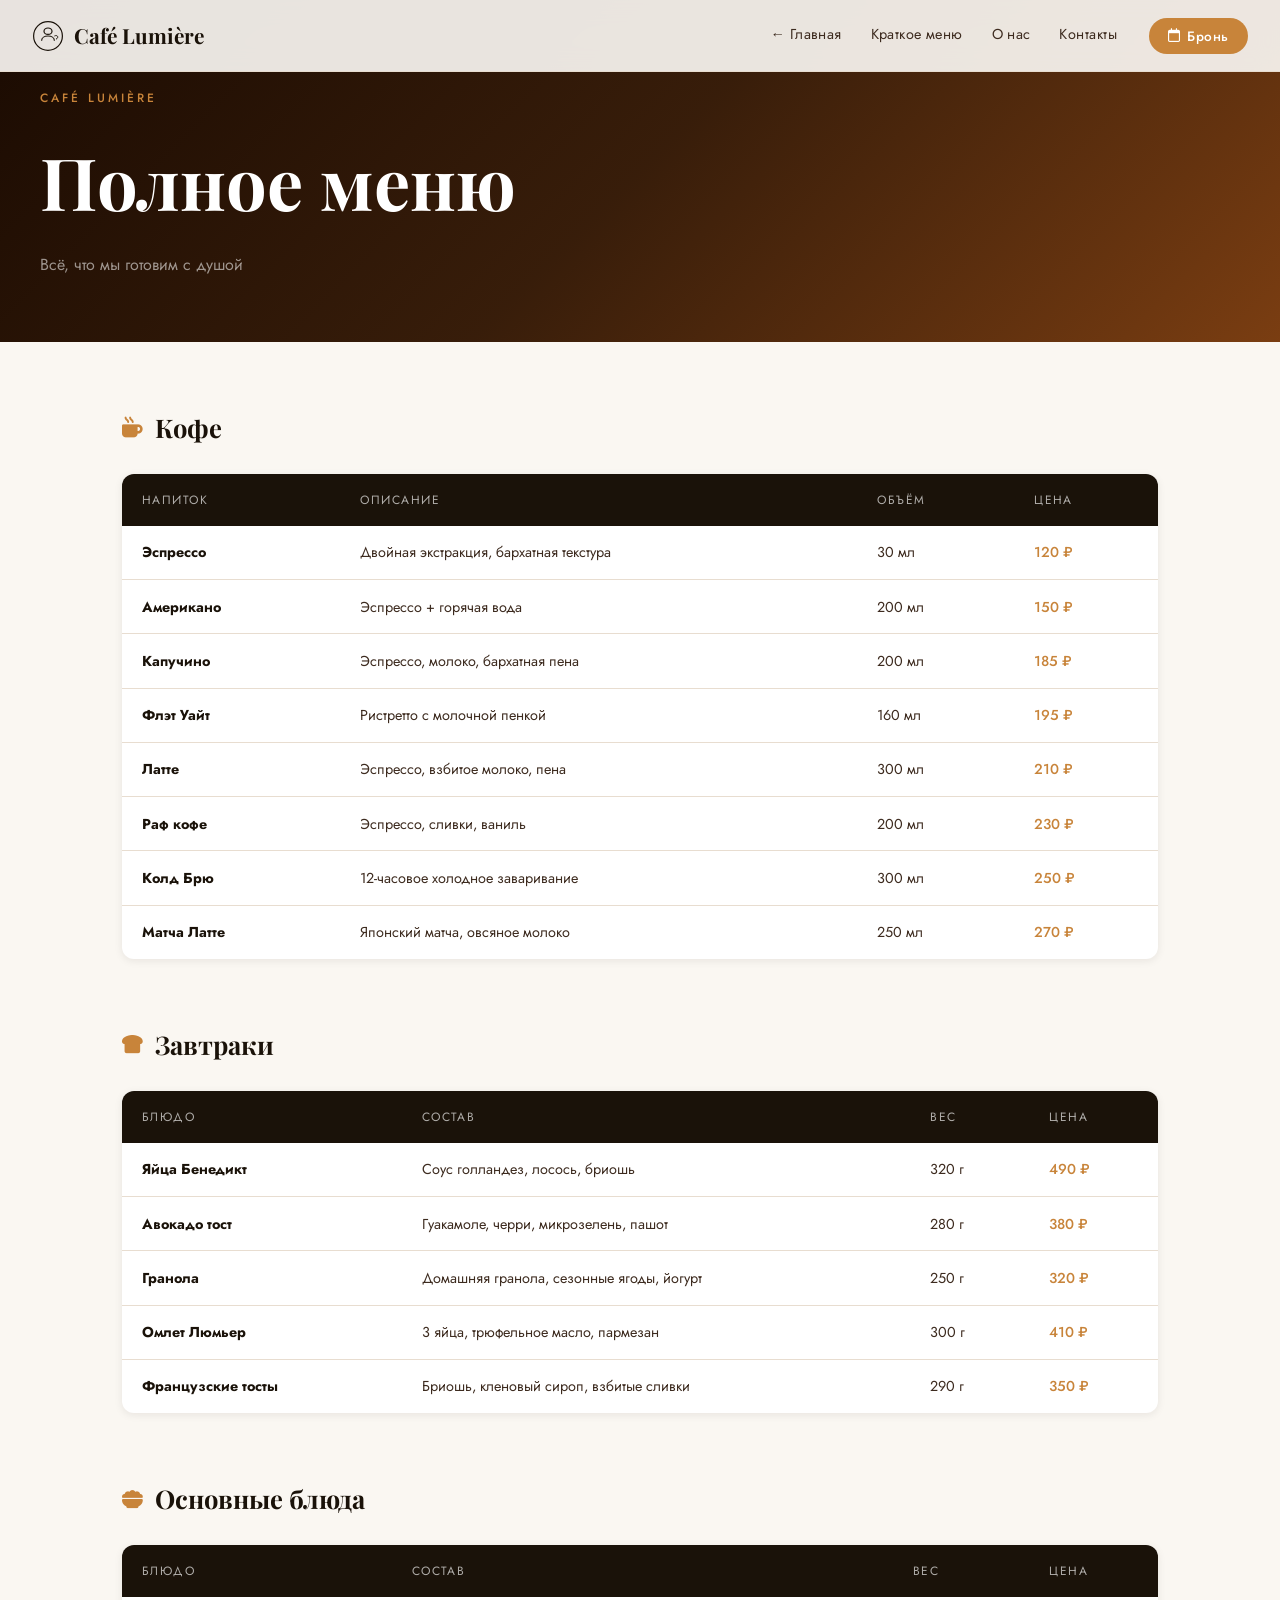
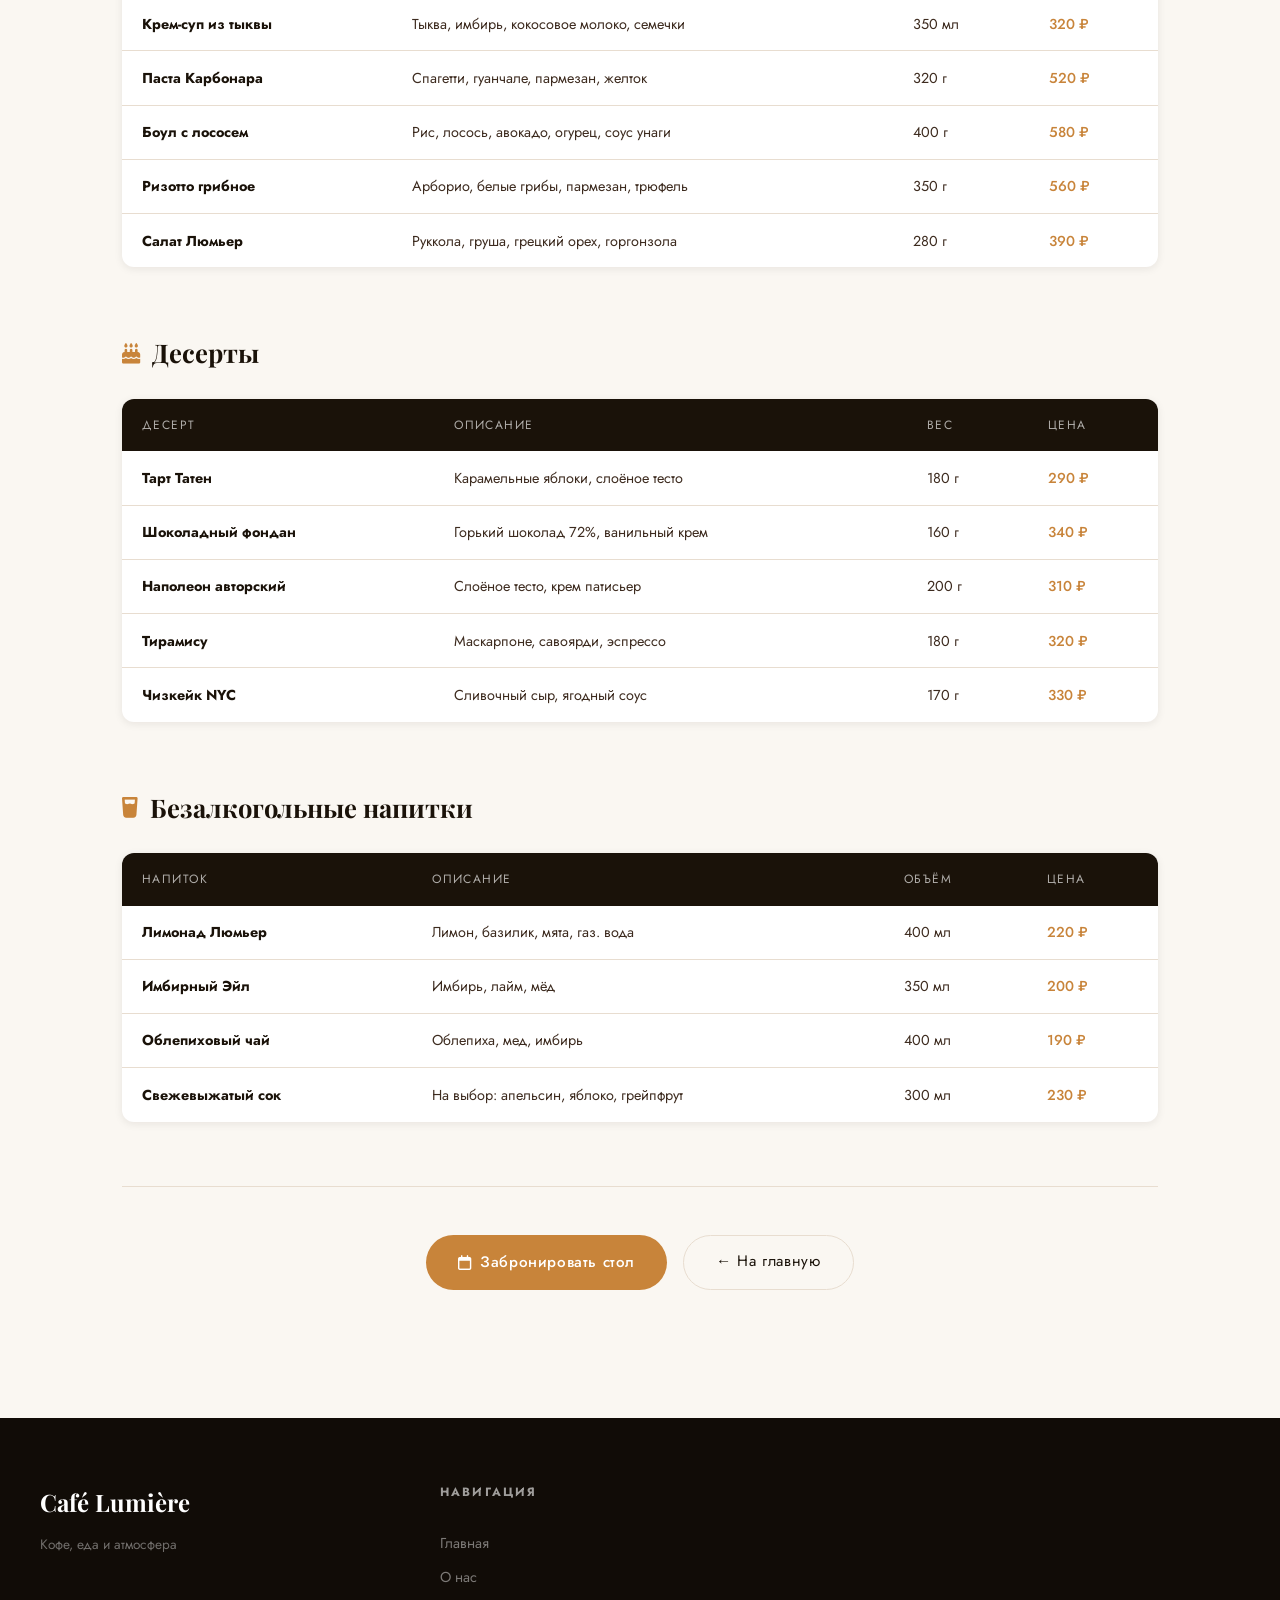
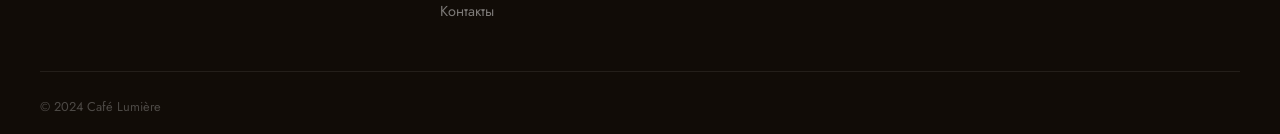
<file: menu.html>
<!DOCTYPE html>
<html lang="ru">
<head>
  <meta charset="UTF-8"/>
  <meta name="viewport" content="width=device-width, initial-scale=1.0"/>
  <title>Меню — Café Lumière</title>
  <link rel="stylesheet" href="css/style.css"/>
  <link rel="preconnect" href="https://fonts.googleapis.com"/>
  <link href="https://fonts.googleapis.com/css2?family=Playfair+Display:ital,wght@0,400;0,700;1,400&family=Jost:wght@300;400;500&display=swap" rel="stylesheet"/>
  <link rel="stylesheet" href="https://cdnjs.cloudflare.com/ajax/libs/font-awesome/6.5.0/css/all.min.css"/>
</head>
<body class="menu-page">

  <header class="header" id="header">
    <div class="nav-inner">
      <a href="index.html" class="logo">
        <svg class="logo-icon" viewBox="0 0 40 40" fill="none">
          <circle cx="20" cy="20" r="18" stroke="currentColor" stroke-width="1.5"/>
          <path d="M12 26 C12 18 28 18 28 26" stroke="currentColor" stroke-width="1.5" fill="none"/>
          <ellipse cx="20" cy="14" rx="5" ry="4" stroke="currentColor" stroke-width="1.5" fill="none"/>
          <path d="M28 20 C32 18 34 22 30 24" stroke="currentColor" stroke-width="1.2" fill="none"/>
        </svg>
        Café Lumière
      </a>
      <nav class="nav-links">
        <a href="index.html">← Главная</a>
        <a href="index.html#menu">Краткое меню</a>
        <a href="index.html#about">О нас</a>
        <a href="index.html#contact">Контакты</a>
      </nav>
      <button class="reserve-btn" onclick="openPopup()">
        <i class="fa-regular fa-calendar"></i> Бронь
      </button>
      <button class="burger" id="burger" onclick="toggleMenu()">
        <span></span><span></span><span></span>
      </button>
    </div>
  </header>

  <!-- MENU HERO -->
  <section class="menu-hero">
    <div class="menu-hero-content fade-in-up">
      <span class="section-label">Café Lumière</span>
      <h1>Полное меню</h1>
      <p>Всё, что мы готовим с душой</p>
    </div>
  </section>

  <!-- FULL MENU TABLE SECTION -->
  <section class="full-menu-section">
    <div class="full-menu-container">

      <div class="menu-category-block">
        <h2 class="cat-title"><i class="fa-solid fa-mug-hot"></i> Кофе</h2>
        <table class="menu-table">
          <thead>
            <tr>
              <th>Напиток</th>
              <th>Описание</th>
              <th>Объём</th>
              <th>Цена</th>
            </tr>
          </thead>
          <tbody>
            <tr>
              <td><strong>Эспрессо</strong></td>
              <td>Двойная экстракция, бархатная текстура</td>
              <td>30 мл</td>
              <td>120 ₽</td>
            </tr>
            <tr>
              <td><strong>Американо</strong></td>
              <td>Эспрессо + горячая вода</td>
              <td>200 мл</td>
              <td>150 ₽</td>
            </tr>
            <tr>
              <td><strong>Капучино</strong></td>
              <td>Эспрессо, молоко, бархатная пена</td>
              <td>200 мл</td>
              <td>185 ₽</td>
            </tr>
            <tr>
              <td><strong>Флэт Уайт</strong></td>
              <td>Ристретто с молочной пенкой</td>
              <td>160 мл</td>
              <td>195 ₽</td>
            </tr>
            <tr>
              <td><strong>Латте</strong></td>
              <td>Эспрессо, взбитое молоко, пена</td>
              <td>300 мл</td>
              <td>210 ₽</td>
            </tr>
            <tr>
              <td><strong>Раф кофе</strong></td>
              <td>Эспрессо, сливки, ваниль</td>
              <td>200 мл</td>
              <td>230 ₽</td>
            </tr>
            <tr>
              <td><strong>Колд Брю</strong></td>
              <td>12-часовое холодное заваривание</td>
              <td>300 мл</td>
              <td>250 ₽</td>
            </tr>
            <tr>
              <td><strong>Матча Латте</strong></td>
              <td>Японский матча, овсяное молоко</td>
              <td>250 мл</td>
              <td>270 ₽</td>
            </tr>
          </tbody>
        </table>
      </div>

      <div class="menu-category-block">
        <h2 class="cat-title"><i class="fa-solid fa-bread-slice"></i> Завтраки</h2>
        <table class="menu-table">
          <thead>
            <tr>
              <th>Блюдо</th>
              <th>Состав</th>
              <th>Вес</th>
              <th>Цена</th>
            </tr>
          </thead>
          <tbody>
            <tr>
              <td><strong>Яйца Бенедикт</strong></td>
              <td>Соус голландез, лосось, бриошь</td>
              <td>320 г</td>
              <td>490 ₽</td>
            </tr>
            <tr>
              <td><strong>Авокадо тост</strong></td>
              <td>Гуакамоле, черри, микрозелень, пашот</td>
              <td>280 г</td>
              <td>380 ₽</td>
            </tr>
            <tr>
              <td><strong>Гранола</strong></td>
              <td>Домашняя гранола, сезонные ягоды, йогурт</td>
              <td>250 г</td>
              <td>320 ₽</td>
            </tr>
            <tr>
              <td><strong>Омлет Люмьер</strong></td>
              <td>3 яйца, трюфельное масло, пармезан</td>
              <td>300 г</td>
              <td>410 ₽</td>
            </tr>
            <tr>
              <td><strong>Французские тосты</strong></td>
              <td>Бриошь, кленовый сироп, взбитые сливки</td>
              <td>290 г</td>
              <td>350 ₽</td>
            </tr>
          </tbody>
        </table>
      </div>

      <div class="menu-category-block">
        <h2 class="cat-title"><i class="fa-solid fa-bowl-food"></i> Основные блюда</h2>
        <table class="menu-table">
          <thead>
            <tr>
              <th>Блюдо</th>
              <th>Состав</th>
              <th>Вес</th>
              <th>Цена</th>
            </tr>
          </thead>
          <tbody>
            <tr>
              <td><strong>Крем-суп из тыквы</strong></td>
              <td>Тыква, имбирь, кокосовое молоко, семечки</td>
              <td>350 мл</td>
              <td>320 ₽</td>
            </tr>
            <tr>
              <td><strong>Паста Карбонара</strong></td>
              <td>Спагетти, гуанчале, пармезан, желток</td>
              <td>320 г</td>
              <td>520 ₽</td>
            </tr>
            <tr>
              <td><strong>Боул с лососем</strong></td>
              <td>Рис, лосось, авокадо, огурец, соус унаги</td>
              <td>400 г</td>
              <td>580 ₽</td>
            </tr>
            <tr>
              <td><strong>Ризотто грибное</strong></td>
              <td>Арборио, белые грибы, пармезан, трюфель</td>
              <td>350 г</td>
              <td>560 ₽</td>
            </tr>
            <tr>
              <td><strong>Салат Люмьер</strong></td>
              <td>Руккола, груша, грецкий орех, горгонзола</td>
              <td>280 г</td>
              <td>390 ₽</td>
            </tr>
          </tbody>
        </table>
      </div>

      <div class="menu-category-block">
        <h2 class="cat-title"><i class="fa-solid fa-cake-candles"></i> Десерты</h2>
        <table class="menu-table">
          <thead>
            <tr>
              <th>Десерт</th>
              <th>Описание</th>
              <th>Вес</th>
              <th>Цена</th>
            </tr>
          </thead>
          <tbody>
            <tr>
              <td><strong>Тарт Татен</strong></td>
              <td>Карамельные яблоки, слоёное тесто</td>
              <td>180 г</td>
              <td>290 ₽</td>
            </tr>
            <tr>
              <td><strong>Шоколадный фондан</strong></td>
              <td>Горький шоколад 72%, ванильный крем</td>
              <td>160 г</td>
              <td>340 ₽</td>
            </tr>
            <tr>
              <td><strong>Наполеон авторский</strong></td>
              <td>Слоёное тесто, крем патисьер</td>
              <td>200 г</td>
              <td>310 ₽</td>
            </tr>
            <tr>
              <td><strong>Тирамису</strong></td>
              <td>Маскарпоне, савоярди, эспрессо</td>
              <td>180 г</td>
              <td>320 ₽</td>
            </tr>
            <tr>
              <td><strong>Чизкейк NYC</strong></td>
              <td>Сливочный сыр, ягодный соус</td>
              <td>170 г</td>
              <td>330 ₽</td>
            </tr>
          </tbody>
        </table>
      </div>

      <div class="menu-category-block">
        <h2 class="cat-title"><i class="fa-solid fa-glass-water"></i> Безалкогольные напитки</h2>
        <table class="menu-table">
          <thead>
            <tr>
              <th>Напиток</th>
              <th>Описание</th>
              <th>Объём</th>
              <th>Цена</th>
            </tr>
          </thead>
          <tbody>
            <tr>
              <td><strong>Лимонад Люмьер</strong></td>
              <td>Лимон, базилик, мята, газ. вода</td>
              <td>400 мл</td>
              <td>220 ₽</td>
            </tr>
            <tr>
              <td><strong>Имбирный Эйл</strong></td>
              <td>Имбирь, лайм, мёд</td>
              <td>350 мл</td>
              <td>200 ₽</td>
            </tr>
            <tr>
              <td><strong>Облепиховый чай</strong></td>
              <td>Облепиха, мед, имбирь</td>
              <td>400 мл</td>
              <td>190 ₽</td>
            </tr>
            <tr>
              <td><strong>Свежевыжатый сок</strong></td>
              <td>На выбор: апельсин, яблоко, грейпфрут</td>
              <td>300 мл</td>
              <td>230 ₽</td>
            </tr>
          </tbody>
        </table>
      </div>

    </div>

    <div class="menu-page-cta">
      <button class="btn-primary" onclick="openPopup()">
        <i class="fa-regular fa-calendar"></i> Забронировать стол
      </button>
      <a href="index.html" class="btn-outline">← На главную</a>
    </div>
  </section>

  <footer class="footer">
    <div class="footer-inner">
      <div class="footer-brand">
        <div class="footer-logo">Café Lumière</div>
        <p>Кофе, еда и атмосфера</p>
      </div>
      <div class="footer-links">
        <h4>Навигация</h4>
        <a href="index.html">Главная</a>
        <a href="index.html#about">О нас</a>
        <a href="index.html#contact">Контакты</a>
      </div>
    </div>
    <div class="footer-bottom">
      <span>© 2024 Café Lumière</span>
    </div>
  </footer>

  <!-- POPUP -->
  <div class="popup-overlay" id="popupOverlay" onclick="closePopupOutside(event)">
    <div class="popup" id="popup">
      <button class="popup-close" onclick="closePopup()"><i class="fa-solid fa-xmark"></i></button>
      <div class="popup-header">
        <h3>Забронировать стол</h3>
        <p>Заполните форму — мы перезвоним</p>
      </div>
      <form class="booking-form" onsubmit="handleBooking(event)">
        <div class="form-group">
          <label>Имя</label>
          <input type="text" placeholder="Ваше имя" required/>
        </div>
        <div class="form-group">
          <label>Телефон</label>
          <input type="tel" placeholder="+7 (___) ___-__-__" required/>
        </div>
        <div class="form-row">
          <div class="form-group">
            <label>Дата</label>
            <input type="date" required/>
          </div>
          <div class="form-group">
            <label>Время</label>
            <input type="time" required/>
          </div>
        </div>
        <div class="form-group">
          <label>Количество гостей</label>
          <input type="number" min="1" max="20" placeholder="2" required/>
        </div>
        <div class="form-group">
          <label>Пожелания</label>
          <textarea placeholder="Особые пожелания, аллергии, повод..."></textarea>
        </div>
        <button type="submit" class="btn-primary full-width">Подтвердить бронь</button>
      </form>
    </div>
  </div>
  <div class="toast" id="toast">
    <i class="fa-solid fa-circle-check"></i>
    <span>Ваша заявка принята! Мы свяжемся с вами.</span>
  </div>

  <script src="script.js"></script>
</body>
</html>
</file>
<file: css/style.css>
@charset "UTF-8";
:root {
  /* Colors */
  --clr-bg: #faf7f2;
  --clr-surface: #ffffff;
  --clr-dark: #1a1209;
  --clr-mid: #3d2b1f;
  --clr-accent: #c8843a;
  --clr-accent2: #e8c17a;
  --clr-muted: #8a7060;
  --clr-line: #e8ddd0;
  --clr-light-bg: #f2ece4;
  /* Typography */
  --font-display: 'Playfair Display', Georgia, serif;
  --font-body: 'Jost', sans-serif;
  /* Spacing */
  --space-xs: 0.5rem;
  --space-sm: 1rem;
  --space-md: 2rem;
  --space-lg: 4rem;
  --space-xl: 8rem;
  /* Borders */
  --radius-sm: 4px;
  --radius-md: 12px;
  --radius-lg: 24px;
  --radius-pill: 999px;
  /* Shadows */
  --shadow-sm: 0 2px 8px rgba(26,18,9,0.08);
  --shadow-md: 0 8px 32px rgba(26,18,9,0.12);
  --shadow-lg: 0 24px 64px rgba(26,18,9,0.18);
  /* Transitions */
  --ease: cubic-bezier(0.25, 0.46, 0.45, 0.94);
  --dur: 0.35s;
  /* Nav height */
  --nav-h: 72px;
}

/* ─── RESET & BASE ─── */
*, *::before, *::after {
  box-sizing: border-box;
  margin: 0;
  padding: 0;
}

html {
  scroll-behavior: smooth;
  font-size: 16px;
}

body {
  font-family: var(--font-body);
  background: var(--clr-bg);
  color: var(--clr-dark);
  line-height: 1.7;
  overflow-x: hidden;
}

img {
  max-width: 100%;
  display: block;
}

a {
  text-decoration: none;
  color: inherit;
}

button {
  cursor: pointer;
  border: none;
  background: none;
  font-family: inherit;
}

/* ─── 6. @keyframes ANIMATIONS ─── */
@keyframes fadeInUp {
  from {
    opacity: 0;
    transform: translateY(40px);
  }
  to {
    opacity: 1;
    transform: translateY(0);
  }
}
@keyframes fadeIn {
  from {
    opacity: 0;
  }
  to {
    opacity: 1;
  }
}
@keyframes slideDown {
  from {
    transform: translateY(-100%);
    opacity: 0;
  }
  to {
    transform: translateY(0);
    opacity: 1;
  }
}
@keyframes scrollLine {
  0% {
    transform: scaleY(0);
    transform-origin: top;
  }
  50% {
    transform: scaleY(1);
    transform-origin: top;
  }
  51% {
    transform: scaleY(1);
    transform-origin: bottom;
  }
  100% {
    transform: scaleY(0);
    transform-origin: bottom;
  }
}
@keyframes pulse-dot {
  0%, 100% {
    opacity: 0.4;
    transform: scale(1);
  }
  50% {
    opacity: 1;
    transform: scale(1.3);
  }
}
@keyframes toast-in {
  from {
    transform: translateX(120%);
    opacity: 0;
  }
  to {
    transform: translateX(0);
    opacity: 1;
  }
}
@keyframes toast-out {
  from {
    transform: translateX(0);
    opacity: 1;
  }
  to {
    transform: translateX(120%);
    opacity: 0;
  }
}
@keyframes shimmer {
  0% {
    background-position: -200% 0;
  }
  100% {
    background-position: 200% 0;
  }
}
/* animation helper classes */
.fade-in-up {
  opacity: 0;
  animation: fadeInUp 0.9s var(--ease) forwards;
}

.delay-1 {
  animation-delay: 0.1s;
}

.delay-2 {
  animation-delay: 0.3s;
}

.delay-3 {
  animation-delay: 0.5s;
}

.delay-4 {
  animation-delay: 0.7s;
}

/* ─── HEADER / NAV ─── (7. position: fixed) */
.header {
  position: fixed; /* 7. fixed */
  top: 0;
  left: 0;
  right: 0;
  z-index: 100;
  height: var(--nav-h);
  background: rgba(250, 247, 242, 0.92);
  backdrop-filter: blur(12px); /* 14. backdrop-filter */
  -webkit-backdrop-filter: blur(12px);
  border-bottom: 1px solid var(--clr-line);
  transition: box-shadow var(--dur) var(--ease);
}

.header.scrolled {
  box-shadow: var(--shadow-md);
}

.nav-inner {
  max-width: 1400px;
  margin: 0 auto;
  padding: 0 var(--space-md);
  height: 100%;
  display: flex; /* 3. flex */
  align-items: center;
  gap: var(--space-md);
}

.logo {
  display: flex;
  align-items: center;
  gap: 0.6rem;
  font-family: var(--font-display);
  font-size: 1.3rem;
  font-weight: 700;
  color: var(--clr-dark);
  flex-shrink: 0;
  /* 6. hover */
  transition: color var(--dur);
}

.logo:hover {
  color: var(--clr-accent);
}

.logo-icon {
  width: 32px;
  height: 32px;
  transition: transform var(--dur) var(--ease);
}

.logo:hover .logo-icon {
  transform: rotate(15deg);
}

.nav-links {
  display: flex;
  align-items: center;
  gap: 1.8rem;
  margin-left: auto;
}

.nav-links a {
  font-size: 0.9rem;
  font-weight: 400;
  color: var(--clr-mid);
  letter-spacing: 0.03em;
  position: relative; /* 7. relative */
  padding-bottom: 2px;
  transition: color var(--dur);
}

.nav-links a::after {
  content: "";
  position: absolute; /* 7. absolute */
  bottom: 0;
  left: 0;
  width: 0;
  height: 1px;
  background: var(--clr-accent);
  transition: width var(--dur) var(--ease);
}

.nav-links a:hover {
  color: var(--clr-accent);
}

.nav-links a:hover::after {
  width: 100%;
}

/* 8. button */
.reserve-btn {
  display: flex;
  align-items: center;
  gap: 0.4rem;
  padding: 0.5rem 1.2rem;
  border-radius: var(--radius-pill);
  background: var(--clr-accent);
  color: #fff;
  font-size: 0.85rem;
  font-weight: 500;
  letter-spacing: 0.04em;
  flex-shrink: 0;
  transition: background var(--dur), transform var(--dur) var(--ease);
}

.reserve-btn:hover {
  background: var(--clr-mid);
  transform: translateY(-2px);
}

.burger {
  display: none;
  flex-direction: column;
  gap: 5px;
  padding: 4px;
  margin-left: auto;
}

.burger span {
  display: block;
  width: 24px;
  height: 2px;
  background: var(--clr-dark);
  border-radius: 2px;
  transition: all 0.3s;
}

.mobile-menu {
  display: none;
  flex-direction: column;
  position: fixed; /* 7. fixed */
  top: var(--nav-h);
  left: 0;
  right: 0;
  background: var(--clr-surface);
  padding: var(--space-md);
  gap: var(--space-sm);
  box-shadow: var(--shadow-md);
  z-index: 99;
  animation: slideDown 0.3s var(--ease);
}

.mobile-menu.open {
  display: flex;
}

.mobile-menu a, .mobile-menu button {
  font-size: 1rem;
  color: var(--clr-dark);
  padding: 0.5rem 0;
  border-bottom: 1px solid var(--clr-line);
  font-family: var(--font-body);
}

/* ─── BUTTONS ─── (8. button) */
.btn-primary {
  display: inline-flex;
  align-items: center;
  gap: 0.5rem;
  padding: 0.85rem 2rem;
  border-radius: var(--radius-pill);
  background: var(--clr-accent);
  color: #fff;
  font-size: 0.95rem;
  font-weight: 500;
  letter-spacing: 0.04em;
  transition: background var(--dur), transform var(--dur) var(--ease), box-shadow var(--dur);
  border: none;
  cursor: pointer;
  font-family: var(--font-body);
}

.btn-primary:hover {
  background: var(--clr-mid);
  transform: translateY(-3px);
  box-shadow: 0 8px 24px rgba(200, 132, 58, 0.35);
}

.btn-outline {
  display: inline-flex;
  align-items: center;
  gap: 0.5rem;
  padding: 0.85rem 2rem;
  border-radius: var(--radius-pill);
  background: transparent;
  color: #fff;
  font-size: 0.95rem;
  font-weight: 400;
  letter-spacing: 0.04em;
  border: 1.5px solid rgba(255, 255, 255, 0.5);
  transition: border-color var(--dur), background var(--dur), transform var(--dur);
  cursor: pointer;
  font-family: var(--font-body);
}

.btn-outline:hover {
  border-color: #fff;
  background: rgba(255, 255, 255, 0.12);
  transform: translateY(-3px);
}

.full-width {
  width: 100%;
  justify-content: center;
}

/* ─── HERO ─── */
.hero {
  position: relative; /* 7. relative */
  min-height: 100vh;
  display: flex; /* 3. flex */
  align-items: center;
  justify-content: center;
  overflow: hidden;
  padding-top: var(--nav-h);
}

.hero-bg {
  position: absolute; /* 7. absolute */
  inset: 0;
  background: url("https://images.unsplash.com/photo-1445116572660-236099ec97a0?w=1600&q=80") center/cover no-repeat;
  transform: scale(1.05);
  animation: fadeIn 1.5s ease forwards;
}

.hero-overlay {
  position: absolute; /* 7. absolute */
  inset: 0;
  background: linear-gradient(135deg, rgba(26, 18, 9, 0.78) 0%, rgba(26, 18, 9, 0.45) 60%, rgba(200, 132, 58, 0.2) 100%);
}

.hero-content {
  position: relative; /* 7. relative */
  z-index: 2;
  text-align: center;
  color: #fff;
  max-width: 700px;
  padding: var(--space-md);
}

.hero-tagline {
  font-size: 0.85rem;
  letter-spacing: 0.25em;
  text-transform: uppercase;
  color: var(--clr-accent2);
  margin-bottom: var(--space-sm);
}

.hero-title {
  font-family: var(--font-display);
  font-size: clamp(3.5rem, 9vw, 7rem);
  font-weight: 700;
  line-height: 0.95;
  margin-bottom: var(--space-sm);
  color: #fff;
}

.hero-title em {
  font-style: italic;
  color: var(--clr-accent2);
}

.hero-desc {
  font-size: 1rem;
  font-weight: 300;
  letter-spacing: 0.08em;
  color: rgba(255, 255, 255, 0.75);
  margin-bottom: var(--space-md);
}

.hero-actions {
  display: flex; /* 3. flex */
  gap: var(--space-sm);
  justify-content: center;
  flex-wrap: wrap;
}

.hero-scroll {
  position: absolute; /* 7. absolute */
  bottom: 2.5rem;
  left: 50%;
  transform: translateX(-50%);
  display: flex;
  flex-direction: column;
  align-items: center;
  gap: 0.5rem;
  color: rgba(255, 255, 255, 0.5);
  font-size: 0.7rem;
  letter-spacing: 0.15em;
  text-transform: uppercase;
  z-index: 2;
}

.scroll-line {
  width: 1px;
  height: 48px;
  background: rgba(255, 255, 255, 0.4);
  animation: scrollLine 2s ease infinite;
}

/* ─── HIGHLIGHTS BAR ─── */
.highlights {
  display: grid; /* 4. grid */
  grid-template-columns: repeat(4, 1fr);
  background: var(--clr-dark);
}

.highlight-item {
  display: flex; /* 3. flex */
  align-items: center;
  gap: 1rem;
  padding: 1.5rem 2rem;
  border-right: 1px solid rgba(255, 255, 255, 0.08);
  transition: background var(--dur);
}

.highlight-item:last-child {
  border-right: none;
}

.highlight-item:hover {
  background: rgba(255, 255, 255, 0.04);
}

.highlight-item i {
  font-size: 1.6rem;
  color: var(--clr-accent);
  flex-shrink: 0;
}

.highlight-item strong {
  display: block;
  color: #fff;
  font-size: 0.95rem;
  font-weight: 500;
}

.highlight-item span {
  color: rgba(255, 255, 255, 0.45);
  font-size: 0.78rem;
}

/* ─── SECTION HEADER ─── */
.section-header {
  text-align: center;
  margin-bottom: 3rem;
}

.section-header.light {
  color: #fff;
}

.section-header.light .section-label {
  color: var(--clr-accent2);
}

.section-header.light p {
  color: rgba(255, 255, 255, 0.65);
}

.section-label {
  display: inline-block;
  font-size: 0.75rem;
  letter-spacing: 0.25em;
  text-transform: uppercase;
  color: var(--clr-accent);
  margin-bottom: 0.75rem;
  font-weight: 500;
}

.section-header h2 {
  font-family: var(--font-display);
  font-size: clamp(2rem, 4vw, 3rem);
  font-weight: 700;
  line-height: 1.15;
  color: var(--clr-dark);
  margin-bottom: 0.75rem;
}

.section-header.light h2 {
  color: #fff;
}

.section-header p {
  color: var(--clr-muted);
  font-size: 1rem;
  font-weight: 300;
}

/* ─── MENU SECTION ─── */
.menu-section {
  padding: var(--space-xl) var(--space-md);
  max-width: 1300px;
  margin: 0 auto;
}

.menu-tabs {
  display: flex; /* 3. flex */
  justify-content: center;
  gap: 0.5rem;
  margin-bottom: 2.5rem;
  flex-wrap: wrap;
}

.tab {
  padding: 0.65rem 1.6rem;
  border-radius: var(--radius-pill);
  border: 1.5px solid var(--clr-line);
  color: var(--clr-muted);
  font-size: 0.9rem;
  font-weight: 400;
  font-family: var(--font-body);
  transition: all var(--dur);
  cursor: pointer;
}

.tab:hover {
  border-color: var(--clr-accent);
  color: var(--clr-accent);
}

.tab.active {
  background: var(--clr-accent);
  border-color: var(--clr-accent);
  color: #fff;
}

/* 4. grid */
.menu-grid {
  display: grid;
  grid-template-columns: repeat(3, 1fr);
  gap: 1.5rem;
}

.menu-card {
  background: var(--clr-surface);
  border-radius: var(--radius-md);
  overflow: hidden;
  box-shadow: var(--shadow-sm);
  transition: transform var(--dur) var(--ease), box-shadow var(--dur);
}

.menu-card:hover {
  transform: translateY(-6px);
  box-shadow: var(--shadow-md);
}

.menu-card.hidden {
  display: none;
}

.menu-card-img {
  height: 200px;
  background-size: cover;
  background-position: center;
  position: relative; /* 7. relative */
  overflow: hidden;
  /* 14. filter on hover handled below */
  transition: filter var(--dur);
}

.menu-card:hover .menu-card-img {
  filter: brightness(1.08) saturate(1.1); /* 14. filter */
}

/* Gradient image placeholders (simulating PNG images) */
.coffee-1 {
  background: linear-gradient(135deg, #3d1f0a 0%, #8b4513 50%, #c8843a 100%);
}

.coffee-2 {
  background: linear-gradient(135deg, #1a0a00 0%, #5c3317 50%, #d4a574 100%);
}

.coffee-3 {
  background: linear-gradient(135deg, #0d0a08 0%, #2d1b0e 50%, #8b6914 100%);
}

.food-1 {
  background: linear-gradient(135deg, #f5e6c8 0%, #e8c06a 40%, #c8843a 100%);
}

.food-2 {
  background: linear-gradient(135deg, #2d5a27 0%, #4a7c40 50%, #7fb069 100%);
}

.food-3 {
  background: linear-gradient(135deg, #8b3a0a 0%, #d4641a 50%, #f5a623 100%);
}

.des-1 {
  background: linear-gradient(135deg, #c8843a 0%, #f5c842 50%, #fff3c4 100%);
}

.des-2 {
  background: linear-gradient(135deg, #1a0d00 0%, #3d1f0a 50%, #6b3a1f 100%);
}

.des-3 {
  background: linear-gradient(135deg, #f5e6c8 0%, #e8c06a 50%, #c8843a 100%);
}

.menu-card-body {
  padding: 1.25rem 1.5rem;
}

.menu-card-body h3 {
  font-family: var(--font-display);
  font-size: 1.1rem;
  font-weight: 700;
  color: var(--clr-dark);
  margin-bottom: 0.3rem;
}

.menu-card-body p {
  font-size: 0.85rem;
  color: var(--clr-muted);
  margin-bottom: 0.75rem;
}

.price {
  font-size: 1.05rem;
  font-weight: 500;
  color: var(--clr-accent);
}

.menu-cta {
  text-align: center;
  margin-top: 3rem;
}

/* ─── ABOUT SECTION ─── (4. grid) */
.about-section {
  display: grid;
  grid-template-columns: 1fr 1fr;
  gap: 5rem;
  max-width: 1200px;
  margin: 0 auto;
  padding: var(--space-xl) var(--space-md);
  align-items: center;
}

.about-img-frame {
  position: relative; /* 7. relative */
  height: 560px;
}

.about-img-main {
  position: absolute; /* 7. absolute */
  inset: 0;
  border-radius: var(--radius-lg);
  background: linear-gradient(135deg, #3d1f0a 0%, #8b4513 40%, #c8843a 100%);
  overflow: hidden;
}

.about-img-main::after {
  content: "";
  position: absolute; /* 7. absolute */
  inset: 0;
  background: url("data:image/svg+xml,%3Csvg xmlns='http://www.w3.org/2000/svg' width='100' height='100'%3E%3Ccircle cx='50' cy='30' r='20' fill='rgba(255,255,255,0.05)'/%3E%3Ccircle cx='20' cy='70' r='30' fill='rgba(255,255,255,0.03)'/%3E%3C/svg%3E") repeat;
}

.about-img-accent {
  position: absolute; /* 7. absolute */
  bottom: -24px;
  right: -24px;
  width: 200px;
  height: 200px;
  border-radius: var(--radius-lg);
  background: var(--clr-accent2);
  z-index: -1;
}

.about-text-col h2 {
  font-family: var(--font-display);
  font-size: clamp(2rem, 3.5vw, 2.8rem);
  font-weight: 700;
  line-height: 1.15;
  color: var(--clr-dark);
  margin-bottom: 1.5rem;
}

.about-text-col h2 em {
  color: var(--clr-accent);
  font-style: italic;
}

.about-text-col p {
  color: var(--clr-muted);
  margin-bottom: 1rem;
  font-size: 0.95rem;
}

.about-stats {
  display: grid; /* 4. grid */
  grid-template-columns: repeat(3, 1fr);
  gap: 1.5rem;
  margin-top: 2.5rem;
  padding-top: 2rem;
  border-top: 1px solid var(--clr-line);
}

.stat strong {
  display: block;
  font-family: var(--font-display);
  font-size: 2rem;
  font-weight: 700;
  color: var(--clr-accent);
}

.stat span {
  font-size: 0.8rem;
  color: var(--clr-muted);
  text-transform: uppercase;
  letter-spacing: 0.08em;
}

/* ─── ATMOSPHERE SECTION ─── */
.atmosphere-section {
  background: var(--clr-dark);
  padding: var(--space-xl) var(--space-md);
}

/* 4. grid */
.atmo-grid {
  display: grid;
  grid-template-columns: repeat(3, 1fr);
  grid-template-rows: 280px 380px;
  gap: 1.2rem;
  max-width: 1300px;
  margin: 0 auto;
}

.atmo-card {
  border-radius: var(--radius-md);
  overflow: hidden;
  position: relative; /* 7. relative */
  cursor: pointer;
}

.atmo-1 {
  background: linear-gradient(135deg, #1a0d00, #8b4513);
}

.atmo-2 {
  background: linear-gradient(135deg, #0d0a08, #3d2b1f);
}

.atmo-3 {
  background: linear-gradient(135deg, #3d1f0a, #c8843a);
}

.atmo-overlay {
  position: absolute; /* 7. absolute */
  inset: 0;
  background: linear-gradient(to top, rgba(26, 18, 9, 0.85) 0%, transparent 60%);
  display: flex;
  flex-direction: column;
  justify-content: flex-end;
  padding: 1.5rem;
  opacity: 0;
  transition: opacity var(--dur);
}

.atmo-card:hover .atmo-overlay {
  opacity: 1;
}

.atmo-overlay h3 {
  color: #fff;
  font-family: var(--font-display);
  font-size: 1.1rem;
}

.atmo-overlay p {
  color: rgba(255, 255, 255, 0.65);
  font-size: 0.85rem;
}

/* 9. iframe — YouTube */
.atmo-video {
  grid-column: 1/-1;
  border-radius: var(--radius-md);
  overflow: hidden;
  position: relative; /* 7. relative */
}

.atmo-video iframe {
  width: 100%;
  height: 100%;
  min-height: 380px;
  display: block;
  /* 14. filter: add subtle treatment */
  filter: contrast(1.05) saturate(0.95);
}

/* ─── OFFER SECTION ─── (14. backdrop-filter + filter) */
.offer-section {
  position: relative; /* 7. relative */
  overflow: hidden;
}

.offer-bg {
  background: url("https://images.unsplash.com/photo-1509042239860-f550ce710b93?w=1200&q=80") center/cover no-repeat;
  /* 14. filter: grayscale on background */
  position: relative;
}

.offer-bg::before {
  content: "";
  position: absolute;
  inset: 0;
  background: rgba(26, 18, 9, 0.72);
  /* 14. backdrop-filter blur */
  backdrop-filter: blur(2px);
  -webkit-backdrop-filter: blur(2px);
}

.offer-content {
  position: relative; /* 7. relative */
  z-index: 2;
  text-align: center;
  padding: var(--space-xl) var(--space-md);
  color: #fff;
}

.offer-content h2 {
  font-family: var(--font-display);
  font-size: clamp(2.5rem, 5vw, 4rem);
  font-weight: 700;
  margin-bottom: 1rem;
}

.offer-content p {
  font-size: 1.1rem;
  color: rgba(255, 255, 255, 0.75);
  margin-bottom: 2rem;
  line-height: 1.8;
}

.offer-content strong {
  color: var(--clr-accent2);
  font-size: 1.3em;
}

/* ─── MAP SECTION ─── (9. Google Maps iframe) */
.map-section {
  padding: var(--space-xl) 0 0;
}

.map-section .section-header {
  padding: 0 var(--space-md);
}

.map-wrapper {
  width: 100%;
  margin-top: 2rem;
  /* 14. filter: grayscale on map */
  filter: grayscale(30%) contrast(1.05);
  transition: filter var(--dur);
}

.map-wrapper:hover {
  filter: grayscale(0%) contrast(1);
}

.map-wrapper iframe {
  display: block;
}

.contact-bar {
  display: flex; /* 3. flex */
  justify-content: center;
  align-items: center;
  gap: 2.5rem;
  flex-wrap: wrap;
  padding: 2rem var(--space-md);
  background: var(--clr-dark);
}

.contact-bar a {
  display: flex;
  align-items: center;
  gap: 0.5rem;
  color: rgba(255, 255, 255, 0.65);
  font-size: 0.9rem;
  transition: color var(--dur);
}

.contact-bar a i {
  color: var(--clr-accent);
}

.contact-bar a:hover {
  color: #fff;
}

/* ─── FOOTER ─── */
.footer {
  background: #110c07;
  padding: var(--space-lg) var(--space-md) var(--space-sm);
}

.footer-inner {
  display: grid; /* 4. grid */
  grid-template-columns: 2fr 1fr 1fr 2fr;
  gap: 3rem;
  max-width: 1200px;
  margin: 0 auto;
  padding-bottom: 3rem;
  border-bottom: 1px solid rgba(255, 255, 255, 0.08);
}

.footer-logo {
  font-family: var(--font-display);
  font-size: 1.5rem;
  font-weight: 700;
  color: #fff;
  margin-bottom: 0.75rem;
}

.footer-brand p {
  color: rgba(255, 255, 255, 0.4);
  font-size: 0.85rem;
  line-height: 1.6;
}

.footer-links h4, .footer-newsletter h4 {
  color: rgba(255, 255, 255, 0.6);
  font-size: 0.75rem;
  letter-spacing: 0.18em;
  text-transform: uppercase;
  margin-bottom: 1.2rem;
}

.footer-links {
  display: flex;
  flex-direction: column;
  gap: 0.6rem;
}

.footer-links a {
  color: rgba(255, 255, 255, 0.45);
  font-size: 0.9rem;
  transition: color var(--dur);
}

.footer-links a:hover {
  color: var(--clr-accent2);
}

.footer-links a i {
  margin-right: 0.4rem;
}

.footer-newsletter p {
  color: rgba(255, 255, 255, 0.4);
  font-size: 0.85rem;
  margin-bottom: 1rem;
}

/* 8. form — newsletter */
.newsletter-form {
  display: flex; /* 3. flex */
  gap: 0;
  border-radius: var(--radius-pill);
  overflow: hidden;
  border: 1px solid rgba(255, 255, 255, 0.12);
}

.newsletter-form input {
  flex: 1;
  background: rgba(255, 255, 255, 0.06);
  border: none;
  padding: 0.75rem 1.2rem;
  color: #fff;
  font-family: var(--font-body);
  font-size: 0.85rem;
  outline: none;
}

.newsletter-form input::-moz-placeholder {
  color: rgba(255, 255, 255, 0.3);
}

.newsletter-form input::placeholder {
  color: rgba(255, 255, 255, 0.3);
}

.newsletter-form button {
  background: var(--clr-accent);
  color: #fff;
  padding: 0.75rem 1.2rem;
  font-size: 0.9rem;
  transition: background var(--dur);
}

.newsletter-form button:hover {
  background: var(--clr-mid);
}

.footer-bottom {
  max-width: 1200px;
  margin: 0 auto;
  padding-top: 1.5rem;
  display: flex; /* 3. flex */
  justify-content: space-between;
  color: rgba(255, 255, 255, 0.25);
  font-size: 0.8rem;
}

/* ─── 13. DEFAULT POPUP / MODAL ─── */
.popup-overlay {
  position: fixed; /* 7. fixed */
  inset: 0;
  background: rgba(26, 18, 9, 0.7);
  backdrop-filter: blur(6px); /* 14. backdrop-filter */
  -webkit-backdrop-filter: blur(6px);
  z-index: 200;
  display: flex;
  align-items: center;
  justify-content: center;
  padding: var(--space-md);
  opacity: 0;
  pointer-events: none;
  transition: opacity var(--dur);
}

.popup-overlay.open {
  opacity: 1;
  pointer-events: all;
}

.popup {
  background: var(--clr-surface);
  border-radius: var(--radius-lg);
  max-width: 520px;
  width: 100%;
  padding: 2.5rem;
  position: relative; /* 7. relative */
  box-shadow: var(--shadow-lg);
  transform: translateY(20px) scale(0.97);
  transition: transform var(--dur) var(--ease);
  max-height: 90vh;
  overflow-y: auto;
}

.popup-overlay.open .popup {
  transform: translateY(0) scale(1);
}

.popup-close {
  position: absolute; /* 7. absolute */
  top: 1.2rem;
  right: 1.2rem;
  width: 36px;
  height: 36px;
  border-radius: 50%;
  background: var(--clr-light-bg);
  color: var(--clr-muted);
  display: flex;
  align-items: center;
  justify-content: center;
  font-size: 1rem;
  transition: background var(--dur), color var(--dur);
}

.popup-close:hover {
  background: var(--clr-accent);
  color: #fff;
}

.popup-header {
  margin-bottom: 1.8rem;
}

.popup-header h3 {
  font-family: var(--font-display);
  font-size: 1.5rem;
  font-weight: 700;
  color: var(--clr-dark);
  margin-bottom: 0.3rem;
}

.popup-header p {
  color: var(--clr-muted);
  font-size: 0.9rem;
}

/* 8. form — booking */
.booking-form {
  display: flex;
  flex-direction: column;
  gap: 1rem;
}

.form-group {
  display: flex;
  flex-direction: column;
  gap: 0.35rem;
}

.form-group label {
  font-size: 0.8rem;
  font-weight: 500;
  color: var(--clr-mid);
  text-transform: uppercase;
  letter-spacing: 0.08em;
}

/* 8. input */
.form-group input,
.form-group textarea {
  padding: 0.75rem 1rem;
  border: 1.5px solid var(--clr-line);
  border-radius: var(--radius-sm);
  font-family: var(--font-body);
  font-size: 0.95rem;
  color: var(--clr-dark);
  background: var(--clr-bg);
  transition: border-color var(--dur), box-shadow var(--dur);
  outline: none;
  -webkit-appearance: none;
}

.form-group input:focus,
.form-group textarea:focus {
  border-color: var(--clr-accent);
  box-shadow: 0 0 0 3px rgba(200, 132, 58, 0.15);
}

.form-group input::-moz-placeholder, .form-group textarea::-moz-placeholder {
  color: var(--clr-muted);
}

.form-group input::placeholder,
.form-group textarea::placeholder {
  color: var(--clr-muted);
}

/* 8. textarea */
.form-group textarea {
  resize: vertical;
  min-height: 90px;
}

.form-row {
  display: grid; /* 4. grid */
  grid-template-columns: 1fr 1fr;
  gap: 1rem;
}

/* ─── TOAST ─── */
.toast {
  position: fixed; /* 7. fixed */
  bottom: 2rem;
  right: 2rem;
  display: flex;
  align-items: center;
  gap: 0.8rem;
  background: var(--clr-dark);
  color: #fff;
  padding: 1rem 1.5rem;
  border-radius: var(--radius-md);
  box-shadow: var(--shadow-lg);
  z-index: 300;
  font-size: 0.9rem;
  pointer-events: none;
  opacity: 0;
}

.toast i {
  color: #4ade80;
  font-size: 1.1rem;
}

.toast.show {
  animation: toast-in 0.4s var(--ease) forwards;
  opacity: 1;
}

.toast.hide {
  animation: toast-out 0.4s var(--ease) forwards;
}

/* ─── MENU PAGE ─── */
.menu-page body {
  background: var(--clr-bg);
}

.menu-hero {
  background: var(--clr-dark);
  min-height: 38vh;
  display: flex;
  align-items: flex-end;
  padding: var(--space-lg) var(--space-md) 4rem;
  position: relative; /* 7. relative */
  overflow: hidden;
}

.menu-hero::before {
  content: "";
  position: absolute; /* 7. absolute */
  inset: 0;
  background: linear-gradient(135deg, #1a0900, #3d1f0a 50%, #8b4513);
  opacity: 0.85;
}

.menu-hero-content {
  position: relative; /* 7. relative */
  z-index: 2;
  color: #fff;
  max-width: 1200px;
  margin: 0 auto;
  width: 100%;
}

.menu-hero-content h1 {
  font-family: var(--font-display);
  font-size: clamp(2.5rem, 6vw, 4.5rem);
  font-weight: 700;
  margin-bottom: 0.5rem;
}

.menu-hero-content p {
  color: rgba(255, 255, 255, 0.55);
  font-size: 1rem;
}

.full-menu-section {
  max-width: 1100px;
  margin: 0 auto;
  padding: 4rem var(--space-md) var(--space-xl);
}

.menu-category-block {
  margin-bottom: 4rem;
}

.cat-title {
  font-family: var(--font-display);
  font-size: 1.6rem;
  font-weight: 700;
  color: var(--clr-dark);
  margin-bottom: 1.5rem;
  display: flex;
  align-items: center;
  gap: 0.75rem;
}

.cat-title i {
  color: var(--clr-accent);
  font-size: 1.3rem;
}

/* 4. table */
.menu-table {
  width: 100%;
  border-collapse: collapse;
  background: var(--clr-surface);
  border-radius: var(--radius-md);
  overflow: hidden;
  box-shadow: var(--shadow-sm);
}

.menu-table thead tr {
  background: var(--clr-dark);
  color: rgba(255, 255, 255, 0.65);
}

.menu-table th {
  padding: 1rem 1.25rem;
  text-align: left;
  font-size: 0.75rem;
  letter-spacing: 0.12em;
  text-transform: uppercase;
  font-weight: 400;
}

.menu-table td {
  padding: 0.9rem 1.25rem;
  border-bottom: 1px solid var(--clr-line);
  font-size: 0.9rem;
  color: var(--clr-mid);
}

.menu-table td:first-child {
  color: var(--clr-dark);
}

.menu-table td:last-child {
  color: var(--clr-accent);
  font-weight: 500;
}

.menu-table tbody tr:last-child td {
  border-bottom: none;
}

.menu-table tbody tr {
  transition: background var(--dur);
}

.menu-table tbody tr:hover {
  background: var(--clr-light-bg);
}

.menu-page-cta {
  display: flex; /* 3. flex */
  gap: 1rem;
  justify-content: center;
  flex-wrap: wrap;
  margin-top: 3rem;
  padding-top: 3rem;
  border-top: 1px solid var(--clr-line);
}

.menu-page-cta .btn-outline {
  color: var(--clr-dark);
  border-color: var(--clr-line);
}

.menu-page-cta .btn-outline:hover {
  border-color: var(--clr-accent);
  color: var(--clr-accent);
  background: transparent;
}

/* ─── 5. MEDIA QUERIES ─── */
/* 1920px — ultra-wide */
@media (min-width: 1920px) {
  :root {
    font-size: 18px;
  }
  .hero-title {
    font-size: 9rem;
  }
  .highlights {
    max-width: 1920px;
    margin: 0 auto;
  }
}
/* 1024px — tablets landscape */
@media (max-width: 1024px) {
  .about-section {
    grid-template-columns: 1fr;
    gap: 2.5rem;
  }
  .about-img-frame {
    height: 380px;
  }
  .footer-inner {
    grid-template-columns: 1fr 1fr;
    gap: 2rem;
  }
  .highlights {
    grid-template-columns: repeat(2, 1fr);
  }
  .atmo-grid {
    grid-template-columns: 1fr 1fr;
    grid-template-rows: 220px 220px 360px;
  }
  .atmo-video {
    grid-column: 1/-1;
  }
}
/* 768px — tablets portrait */
@media (max-width: 768px) {
  :root {
    --nav-h: 60px;
  }
  .nav-links {
    display: none;
  }
  .reserve-btn {
    display: none;
  }
  .burger {
    display: flex;
  }
  .hero-title {
    font-size: clamp(3rem, 12vw, 5rem);
  }
  .menu-grid {
    grid-template-columns: 1fr 1fr;
  }
  .about-stats {
    grid-template-columns: repeat(3, 1fr);
  }
  .atmo-grid {
    grid-template-columns: 1fr;
    grid-template-rows: auto;
  }
  .atmo-card {
    height: 200px;
  }
  .atmo-video {
    grid-column: 1;
  }
  .footer-inner {
    grid-template-columns: 1fr;
    gap: 1.5rem;
  }
  .footer-newsletter {
    display: none;
  }
  .footer-bottom {
    flex-direction: column;
    gap: 0.5rem;
    text-align: center;
  }
  .highlights {
    grid-template-columns: 1fr 1fr;
  }
  .form-row {
    grid-template-columns: 1fr;
  }
}
/* 320px — small mobile */
@media (max-width: 480px) {
  :root {
    --space-lg: 3rem;
    --space-xl: 4rem;
  }
  .menu-grid {
    grid-template-columns: 1fr;
  }
  .highlights {
    grid-template-columns: 1fr;
  }
  .hero-actions {
    flex-direction: column;
    align-items: center;
  }
  .about-stats {
    grid-template-columns: repeat(3, 1fr);
    gap: 0.75rem;
  }
  .stat strong {
    font-size: 1.5rem;
  }
  .contact-bar {
    flex-direction: column;
    gap: 1rem;
    align-items: flex-start;
    padding: 1.5rem;
  }
  .popup {
    padding: 1.5rem;
    border-radius: var(--radius-md);
  }
  .toast {
    left: 1rem;
    right: 1rem;
    bottom: 1rem;
  }
}/*# sourceMappingURL=style.css.map */
</file>
